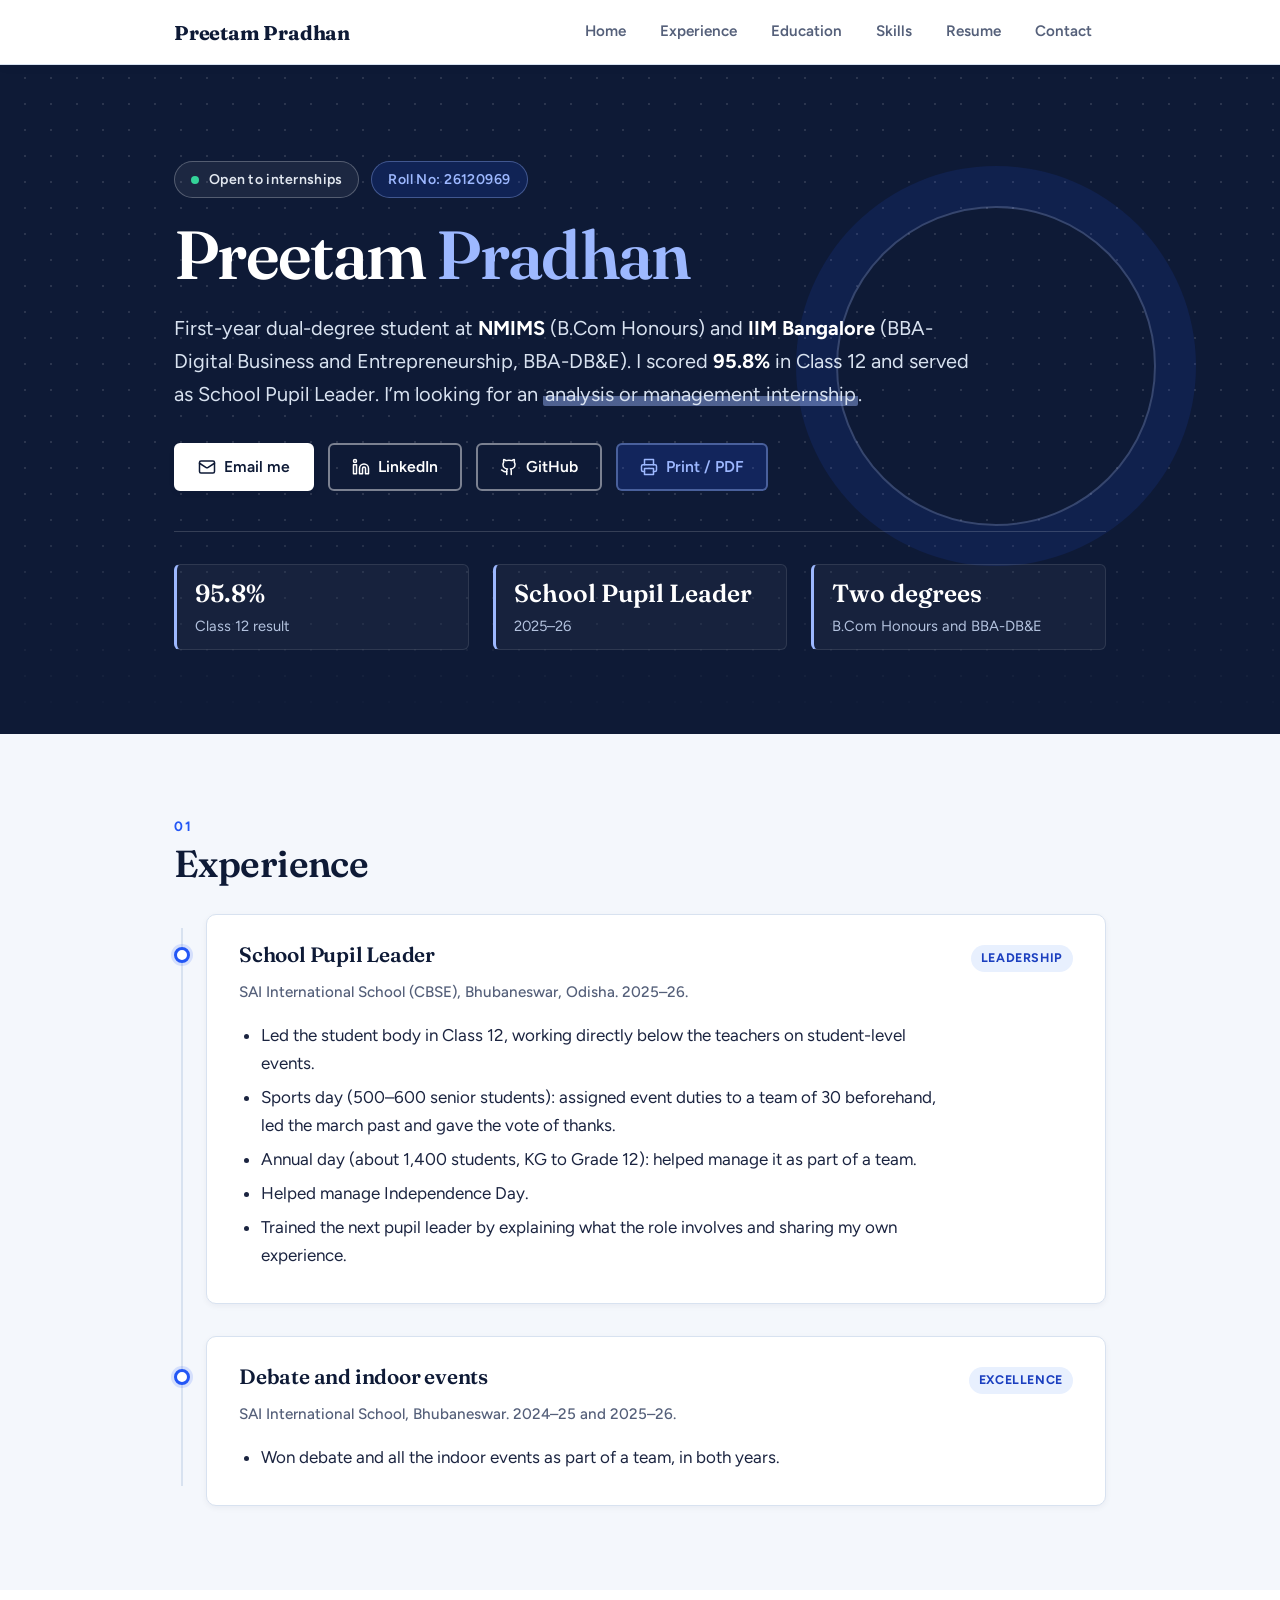
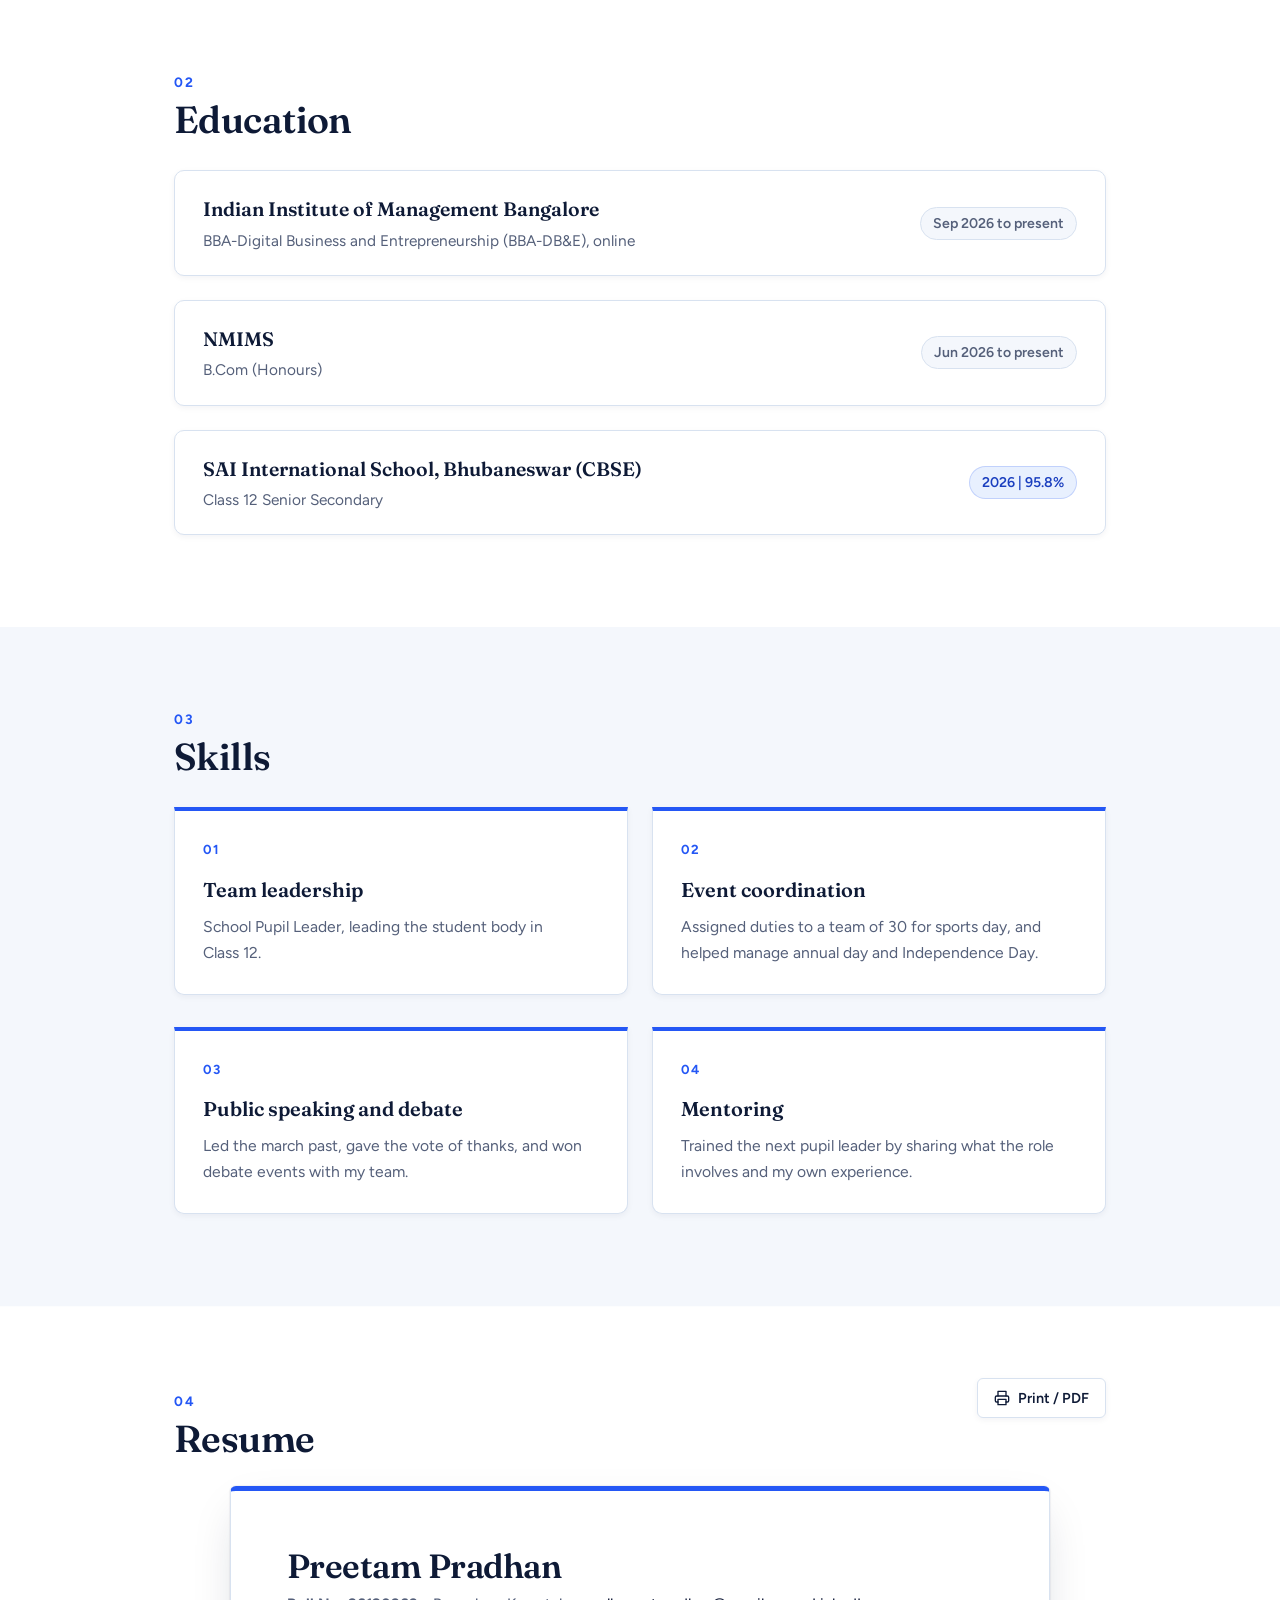
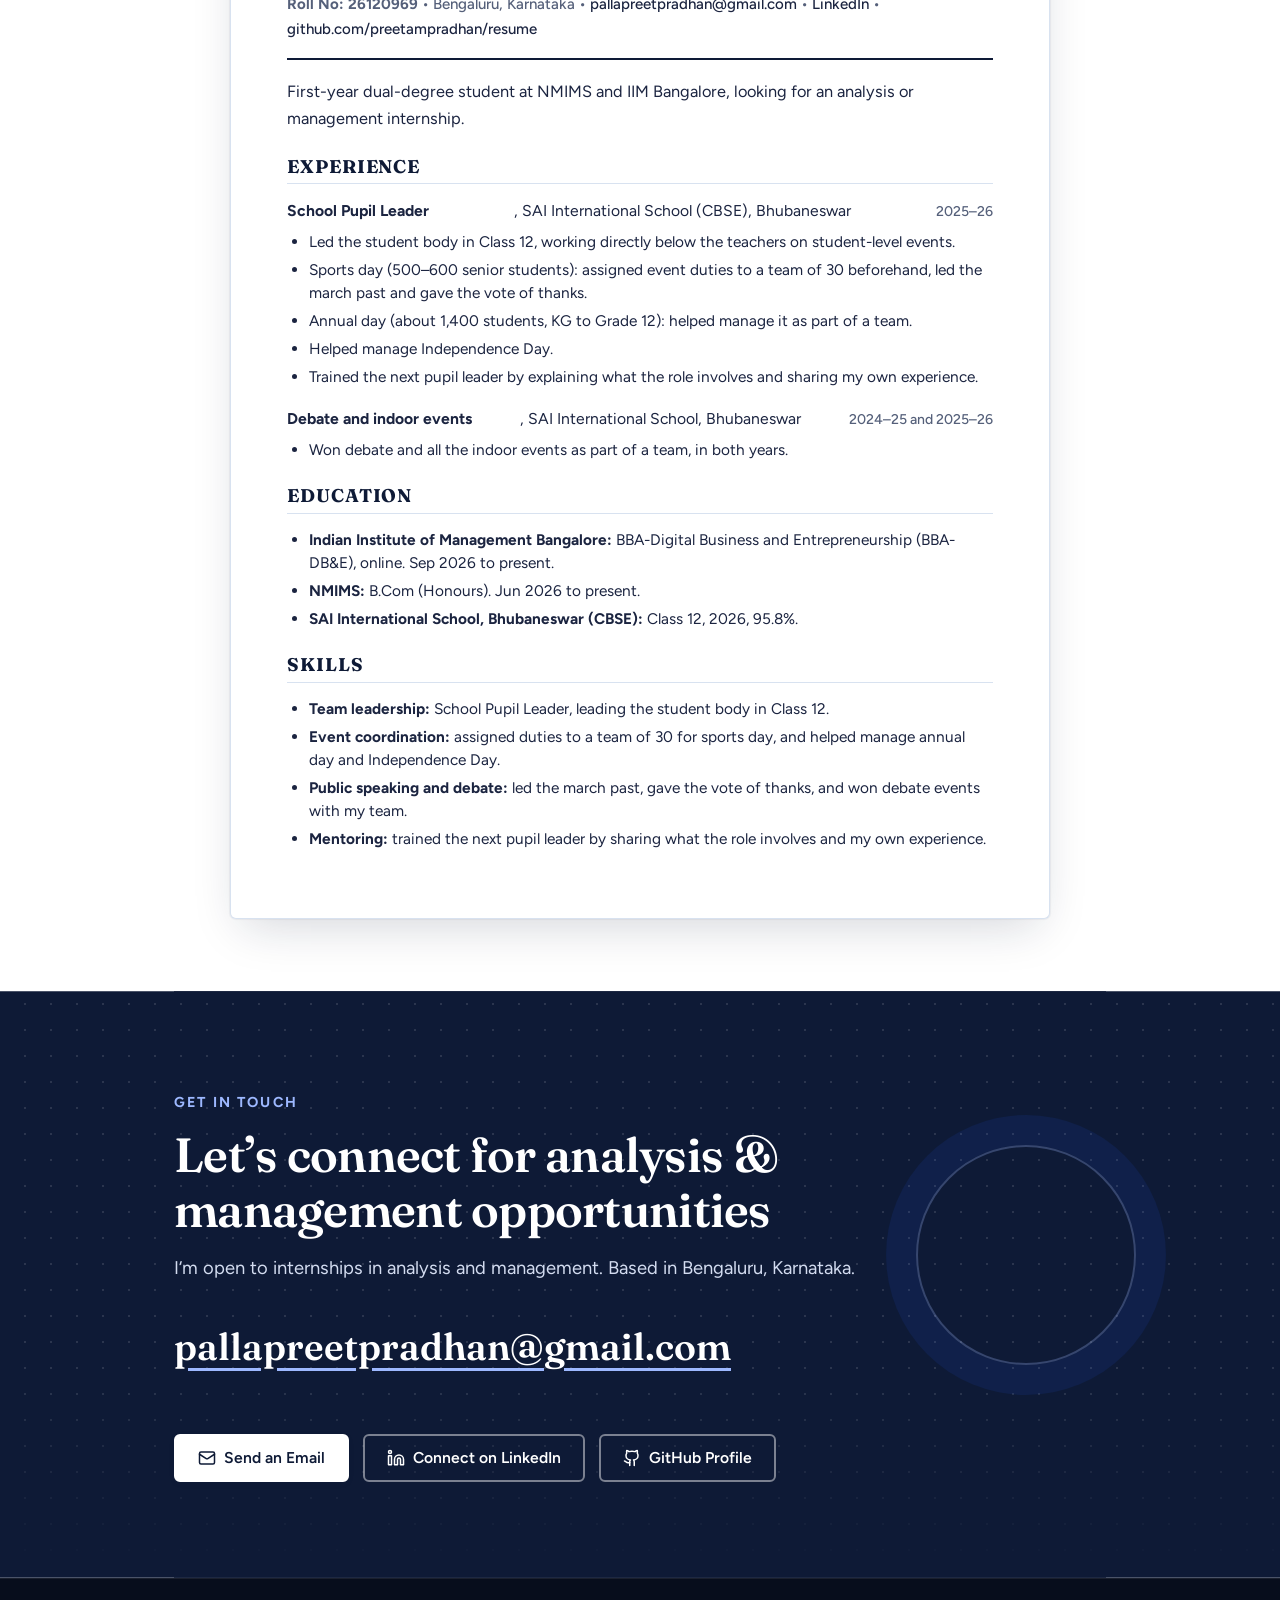
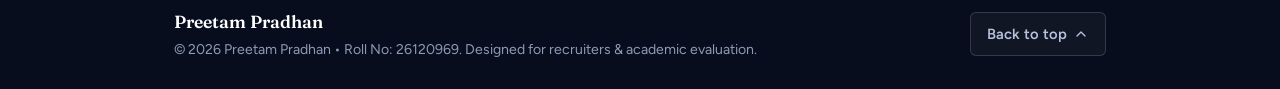
<file: index.html>
<!DOCTYPE html>
<html lang="en">
<head>
  <meta charset="utf-8">
  <meta name="viewport" content="width=device-width, initial-scale=1">
  <meta name="theme-color" content="#0e1a36">
  <meta name="color-scheme" content="light">
  <meta name="author" content="Preetam Pradhan (Roll No: 26120969)">
  <meta name="description" content="Preetam Pradhan (Roll No: 26120969), first-year dual-degree student at NMIMS and IIM Bangalore, looking for an analysis or management internship.">
  <title>Preetam Pradhan | Internship in analysis and management</title>
  <link rel="preconnect" href="https://fonts.googleapis.com">
  <link rel="preconnect" href="https://fonts.gstatic.com" crossorigin>
  <link href="https://fonts.googleapis.com/css2?family=Figtree:wght@400;500;600;700&family=Fraunces:opsz,wght@9..144,500;9..144,600;9..144,700&display=swap" rel="stylesheet">
  <link rel="stylesheet" href="style.css">
</head>
<body>

<header>
  <nav class="wrap nav" aria-label="Main Navigation">
    <a class="nav-brand" href="#hero">Preetam Pradhan</a>
    <div class="nav-links">
      <a class="nav-link" href="#hero">Home</a>
      <a class="nav-link" href="#experience">Experience</a>
      <a class="nav-link" href="#education">Education</a>
      <a class="nav-link" href="#skills">Skills</a>
      <a class="nav-link" href="#resume-top">Resume</a>
      <a class="nav-link" href="#contact">Contact</a>
    </div>
  </nav>
</header>

<main class="wrap">

  <section id="hero">
    <div class="hero-text">
      <div class="status-wrapper">
        <p class="status">Open to internships</p>
        <span class="roll-tag">Roll No: 26120969</span>
      </div>
      <h1>Preetam <span>Pradhan</span></h1>
      <p class="hero-desc">First-year dual-degree student at <strong>NMIMS</strong> (B.Com Honours) and <strong>IIM Bangalore</strong> (BBA-Digital Business and Entrepreneurship, BBA-DB&amp;E). I scored <strong>95.8%</strong> in Class 12 and served as School Pupil Leader. I’m looking for an <mark>analysis or management internship</mark>.</p>
      <div class="actions">
        <a class="text-link primary-action" href="mailto:pallapreetpradhan@gmail.com">
          <svg class="btn-icon" width="18" height="18" viewBox="0 0 24 24" fill="none" stroke="currentColor" stroke-width="2" stroke-linecap="round" stroke-linejoin="round" aria-hidden="true"><rect width="20" height="16" x="2" y="4" rx="2"/><path d="m22 7-8.97 5.7a1.94 1.94 0 0 1-2.06 0L2 7"/></svg>
          <span>Email me</span>
        </a>
        <a class="text-link secondary-action" href="https://www.linkedin.com/in/pranavpscgm" target="_blank" rel="noopener noreferrer">
          <svg class="btn-icon" width="18" height="18" viewBox="0 0 24 24" fill="none" stroke="currentColor" stroke-width="2" stroke-linecap="round" stroke-linejoin="round" aria-hidden="true"><path d="M16 8a6 6 0 0 1 6 6v7h-4v-7a2 2 0 0 0-2-2 2 2 0 0 0-2 2v7h-4v-7a6 6 0 0 1 6-6z"/><rect width="4" height="12" x="2" y="9"/><circle cx="4" cy="4" r="2"/></svg>
          <span>LinkedIn</span>
        </a>
        <a class="text-link secondary-action" href="https://github.com/preetampradhan/resume" target="_blank" rel="noopener noreferrer">
          <svg class="btn-icon" width="18" height="18" viewBox="0 0 24 24" fill="none" stroke="currentColor" stroke-width="2" stroke-linecap="round" stroke-linejoin="round" aria-hidden="true"><path d="M15 22v-4a4.8 4.8 0 0 0-1-3.5c3 0 6-2 6-5.5.08-1.25-.27-2.48-1-3.5.28-1.15.28-2.35 0-3.5 0 0-1 0-3 1.5-2.64-.5-5.36-.5-8 0C6 2 5 2 5 2c-.3 1.15-.3 2.35 0 3.5A5.403 5.403 0 0 0 4 9c0 3.5 3 5.5 6 5.5-.39.49-.68 1.05-.85 1.65-.17.6-.22 1.23-.15 1.85v4"/><path d="M9 18c-4.51 2-5-2-7-2"/></svg>
          <span>GitHub</span>
        </a>
        <a class="text-link print-action" href="#resume" onclick="window.print(); return false;">
          <svg class="btn-icon" width="18" height="18" viewBox="0 0 24 24" fill="none" stroke="currentColor" stroke-width="2" stroke-linecap="round" stroke-linejoin="round" aria-hidden="true"><polyline points="6 9 6 2 18 2 18 9"/><path d="M6 18H4a2 2 0 0 1-2-2v-5a2 2 0 0 1 2-2h16a2 2 0 0 1 2 2v5a2 2 0 0 1-2 2h-2"/><rect width="12" height="8" x="6" y="14"/></svg>
          <span>Print / PDF</span>
        </a>
      </div>
    </div>
    <ul class="facts">
      <li>
        <strong>95.8%</strong>
        <span>Class 12 result</span>
      </li>
      <li>
        <strong>School Pupil Leader</strong>
        <span>2025–26</span>
      </li>
      <li>
        <strong>Two degrees</strong>
        <span>B.Com Honours and BBA-DB&amp;E</span>
      </li>
    </ul>
  </section>

  <section id="experience">
    <h2>Experience</h2>
    <div class="cards">
      <article class="card">
        <div class="card-header">
          <h3>School Pupil Leader</h3>
          <span class="badge">Leadership</span>
        </div>
        <p class="meta">SAI International School (CBSE), Bhubaneswar, Odisha. 2025–26.</p>
        <ul>
          <li>Led the student body in Class 12, working directly below the teachers on student-level events.</li>
          <li>Sports day (500–600 senior students): assigned event duties to a team of 30 beforehand, led the march past and gave the vote of thanks.</li>
          <li>Annual day (about 1,400 students, KG to Grade 12): helped manage it as part of a team.</li>
          <li>Helped manage Independence Day.</li>
          <li>Trained the next pupil leader by explaining what the role involves and sharing my own experience.</li>
        </ul>
      </article>
      <article class="card">
        <div class="card-header">
          <h3>Debate and indoor events</h3>
          <span class="badge">Excellence</span>
        </div>
        <p class="meta">SAI International School, Bhubaneswar. 2024–25 and 2025–26.</p>
        <ul>
          <li>Won debate and all the indoor events as part of a team, in both years.</li>
        </ul>
      </article>
    </div>
  </section>

  <section id="education">
    <h2>Education</h2>
    <ul class="plain-list education-list">
      <li class="edu-card">
        <div class="edu-details">
          <strong>Indian Institute of Management Bangalore</strong>
          <span class="degree">BBA-Digital Business and Entrepreneurship (BBA-DB&amp;E), online</span>
        </div>
        <span class="edu-date">Sep 2026 to present</span>
      </li>
      <li class="edu-card">
        <div class="edu-details">
          <strong>NMIMS</strong>
          <span class="degree">B.Com (Honours)</span>
        </div>
        <span class="edu-date">Jun 2026 to present</span>
      </li>
      <li class="edu-card">
        <div class="edu-details">
          <strong>SAI International School, Bhubaneswar (CBSE)</strong>
          <span class="degree">Class 12 Senior Secondary</span>
        </div>
        <span class="edu-date highlight-badge">2026 | 95.8%</span>
      </li>
    </ul>
  </section>

  <section id="skills">
    <h2>Skills</h2>
    <ul class="plain-list skills-grid">
      <li class="skill-tile">
        <div class="skill-icon-bar" aria-hidden="true">01</div>
        <strong>Team leadership</strong>
        <p>School Pupil Leader, leading the student body in Class 12.</p>
      </li>
      <li class="skill-tile">
        <div class="skill-icon-bar" aria-hidden="true">02</div>
        <strong>Event coordination</strong>
        <p>Assigned duties to a team of 30 for sports day, and helped manage annual day and Independence Day.</p>
      </li>
      <li class="skill-tile">
        <div class="skill-icon-bar" aria-hidden="true">03</div>
        <strong>Public speaking and debate</strong>
        <p>Led the march past, gave the vote of thanks, and won debate events with my team.</p>
      </li>
      <li class="skill-tile">
        <div class="skill-icon-bar" aria-hidden="true">04</div>
        <strong>Mentoring</strong>
        <p>Trained the next pupil leader by sharing what the role involves and my own experience.</p>
      </li>
    </ul>
  </section>

  <div id="resume-top">
    <div class="resume-header-row">
      <h2>Resume</h2>
      <button type="button" class="btn-print" onclick="window.print()" title="Print A4 Resume">
        <svg width="16" height="16" viewBox="0 0 24 24" fill="none" stroke="currentColor" stroke-width="2" stroke-linecap="round" stroke-linejoin="round" aria-hidden="true"><polyline points="6 9 6 2 18 2 18 9"/><path d="M6 18H4a2 2 0 0 1-2-2v-5a2 2 0 0 1 2-2h16a2 2 0 0 1 2 2v5a2 2 0 0 1-2 2h-2"/><rect width="12" height="8" x="6" y="14"/></svg>
        Print / PDF
      </button>
    </div>
  </div>

  <section id="resume">
    <div class="resume-sheet">
      <div class="resume-title-block">
        <h2>Preetam Pradhan</h2>
        <p class="contact-line"><strong>Roll No: 26120969</strong> &bull; Bengaluru, Karnataka &bull; <a href="mailto:pallapreetpradhan@gmail.com">pallapreetpradhan@gmail.com</a> &bull; <a href="https://www.linkedin.com/in/pranavpscgm" target="_blank" rel="noopener noreferrer">LinkedIn</a> &bull; <a href="https://github.com/preetampradhan/resume" target="_blank" rel="noopener noreferrer">github.com/preetampradhan/resume</a></p>
      </div>
      <p class="resume-summary">First-year dual-degree student at NMIMS and IIM Bangalore, looking for an analysis or management internship.</p>

      <h3>Experience</h3>
      <div class="resume-item">
        <div class="resume-item-header">
          <strong>School Pupil Leader</strong>, SAI International School (CBSE), Bhubaneswar
          <span class="resume-date">2025–26</span>
        </div>
        <ul>
          <li>Led the student body in Class 12, working directly below the teachers on student-level events.</li>
          <li>Sports day (500–600 senior students): assigned event duties to a team of 30 beforehand, led the march past and gave the vote of thanks.</li>
          <li>Annual day (about 1,400 students, KG to Grade 12): helped manage it as part of a team.</li>
          <li>Helped manage Independence Day.</li>
          <li>Trained the next pupil leader by explaining what the role involves and sharing my own experience.</li>
        </ul>
      </div>

      <div class="resume-item">
        <div class="resume-item-header">
          <strong>Debate and indoor events</strong>, SAI International School, Bhubaneswar
          <span class="resume-date">2024–25 and 2025–26</span>
        </div>
        <ul>
          <li>Won debate and all the indoor events as part of a team, in both years.</li>
        </ul>
      </div>

      <h3>Education</h3>
      <ul class="resume-bullets">
        <li><strong>Indian Institute of Management Bangalore:</strong> BBA-Digital Business and Entrepreneurship (BBA-DB&amp;E), online. Sep 2026 to present.</li>
        <li><strong>NMIMS:</strong> B.Com (Honours). Jun 2026 to present.</li>
        <li><strong>SAI International School, Bhubaneswar (CBSE):</strong> Class 12, 2026, 95.8%.</li>
      </ul>

      <h3>Skills</h3>
      <ul class="resume-bullets">
        <li><strong>Team leadership:</strong> School Pupil Leader, leading the student body in Class 12.</li>
        <li><strong>Event coordination:</strong> assigned duties to a team of 30 for sports day, and helped manage annual day and Independence Day.</li>
        <li><strong>Public speaking and debate:</strong> led the march past, gave the vote of thanks, and won debate events with my team.</li>
        <li><strong>Mentoring:</strong> trained the next pupil leader by sharing what the role involves and my own experience.</li>
      </ul>
    </div>
  </section>

  <section id="contact">
    <div class="contact-content">
      <span class="contact-eyebrow">Get in touch</span>
      <h2>Let’s connect for analysis &amp; management opportunities</h2>
      <p>I’m open to internships in analysis and management. Based in Bengaluru, Karnataka.</p>
      <a class="big-mail" href="mailto:pallapreetpradhan@gmail.com">pallapreetpradhan@gmail.com</a>
      <div class="actions">
        <a class="text-link primary-action" href="mailto:pallapreetpradhan@gmail.com">
          <svg class="btn-icon" width="18" height="18" viewBox="0 0 24 24" fill="none" stroke="currentColor" stroke-width="2" stroke-linecap="round" stroke-linejoin="round" aria-hidden="true"><rect width="20" height="16" x="2" y="4" rx="2"/><path d="m22 7-8.97 5.7a1.94 1.94 0 0 1-2.06 0L2 7"/></svg>
          <span>Send an Email</span>
        </a>
        <a class="text-link secondary-action" href="https://www.linkedin.com/in/pranavpscgm" target="_blank" rel="noopener noreferrer">
          <svg class="btn-icon" width="18" height="18" viewBox="0 0 24 24" fill="none" stroke="currentColor" stroke-width="2" stroke-linecap="round" stroke-linejoin="round" aria-hidden="true"><path d="M16 8a6 6 0 0 1 6 6v7h-4v-7a2 2 0 0 0-2-2 2 2 0 0 0-2 2v7h-4v-7a6 6 0 0 1 6-6z"/><rect width="4" height="12" x="2" y="9"/><circle cx="4" cy="4" r="2"/></svg>
          <span>Connect on LinkedIn</span>
        </a>
        <a class="text-link secondary-action" href="https://github.com/preetampradhan/resume" target="_blank" rel="noopener noreferrer">
          <svg class="btn-icon" width="18" height="18" viewBox="0 0 24 24" fill="none" stroke="currentColor" stroke-width="2" stroke-linecap="round" stroke-linejoin="round" aria-hidden="true"><path d="M15 22v-4a4.8 4.8 0 0 0-1-3.5c3 0 6-2 6-5.5.08-1.25-.27-2.48-1-3.5.28-1.15.28-2.35 0-3.5 0 0-1 0-3 1.5-2.64-.5-5.36-.5-8 0C6 2 5 2 5 2c-.3 1.15-.3 2.35 0 3.5A5.403 5.403 0 0 0 4 9c0 3.5 3 5.5 6 5.5-.39.49-.68 1.05-.85 1.65-.17.6-.22 1.23-.15 1.85v4"/><path d="M9 18c-4.51 2-5-2-7-2"/></svg>
          <span>GitHub Profile</span>
        </a>
      </div>
    </div>
  </section>

</main>

<footer>
  <div class="wrap footer-wrap">
    <div class="footer-left">
      <p class="footer-title">Preetam Pradhan</p>
      <p class="footer-copy">&copy; 2026 Preetam Pradhan &bull; Roll No: 26120969. Designed for recruiters &amp; academic evaluation.</p>
    </div>
    <div class="footer-right">
      <a class="back-to-top" href="#hero">
        <span>Back to top</span>
        <svg width="16" height="16" viewBox="0 0 24 24" fill="none" stroke="currentColor" stroke-width="2" stroke-linecap="round" stroke-linejoin="round" aria-hidden="true"><path d="m18 15-6-6-6 6"/></svg>
      </a>
    </div>
  </div>
</footer>

</body>
</html>
</file>
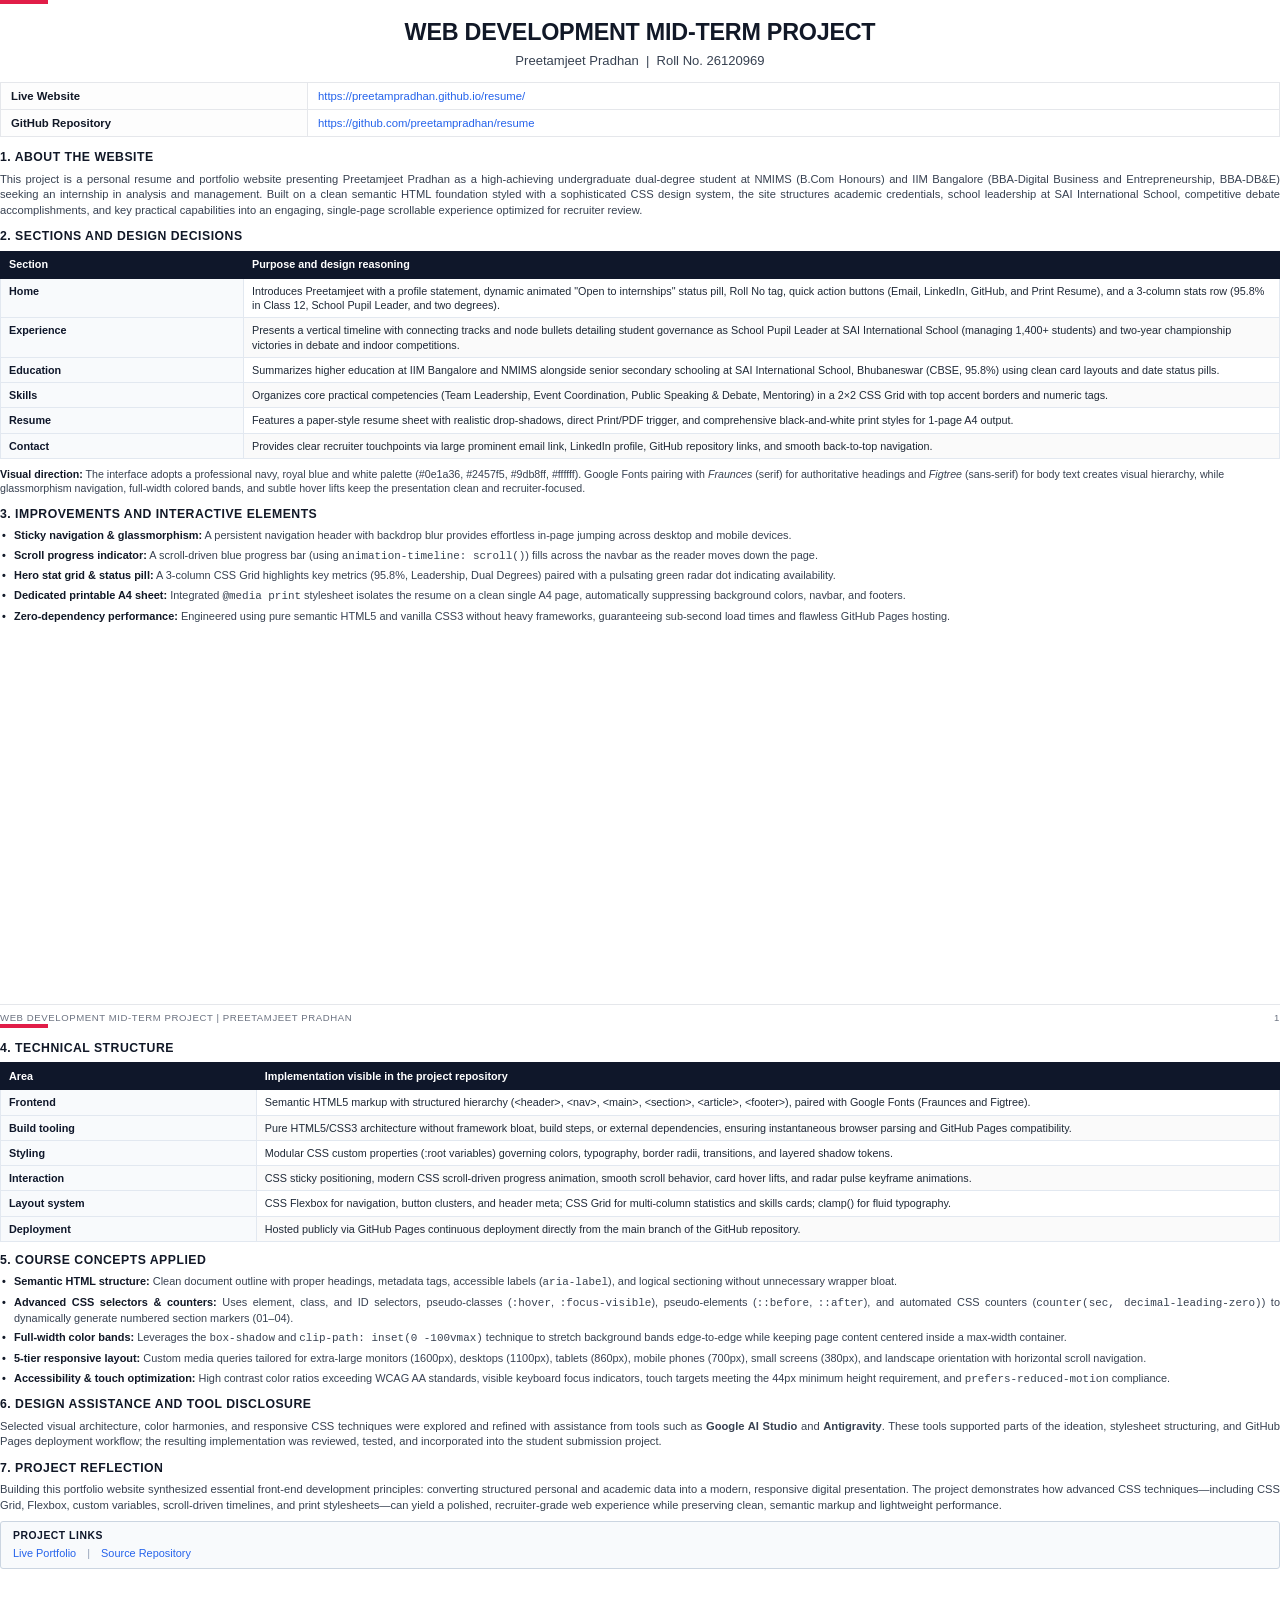
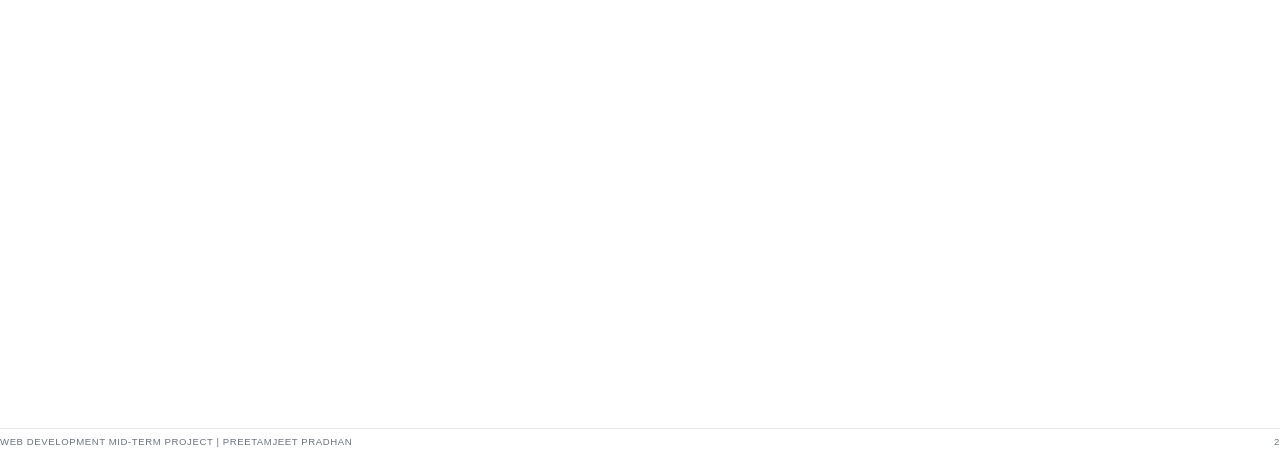
<file: report.html>
<!DOCTYPE html>
<html lang="en">
<head>
  <meta charset="utf-8">
  <title>Web Development Mid-Term Project - Preetamjeet Pradhan</title>
  <style>
    @page {
      size: A4 portrait;
      margin: 12mm 16mm 12mm 16mm;
    }

    *, *::before, *::after {
      box-sizing: border-box;
      margin: 0;
      padding: 0;
    }

    body {
      font-family: -apple-system, BlinkMacSystemFont, "Segoe UI", Roboto, "Helvetica Neue", Arial, sans-serif;
      color: #1f2937;
      background: #ffffff;
      font-size: 8.8pt;
      line-height: 1.42;
      -webkit-font-smoothing: antialiased;
    }

    .page {
      position: relative;
      height: 271mm;
      max-height: 271mm;
      display: flex;
      flex-direction: column;
      justify-content: space-between;
      page-break-after: always;
      overflow: hidden;
    }

    .page:last-child {
      page-break-after: avoid;
    }

    .content {
      flex: 1;
    }

    /* Top Accent Line */
    .top-accent {
      width: 48px;
      height: 3.5px;
      background: #e11d48;
      margin-bottom: 12px;
    }

    /* Header */
    .project-header {
      text-align: center;
      margin-bottom: 12px;
    }

    .project-title {
      font-size: 17.5pt;
      font-weight: 800;
      letter-spacing: -0.01em;
      color: #111827;
      margin-bottom: 3px;
    }

    .project-student {
      font-size: 9.8pt;
      font-weight: 500;
      color: #374151;
    }

    /* Meta Table */
    .meta-table {
      width: 100%;
      border-collapse: collapse;
      margin-bottom: 12px;
      border: 1px solid #d1d5db;
      font-size: 8.5pt;
    }

    .meta-table td {
      padding: 5px 10px;
      border: 1px solid #e5e7eb;
    }

    .meta-table td.label {
      width: 24%;
      font-weight: 700;
      color: #111827;
      background: #fdfdfd;
    }

    .meta-table td.link a {
      color: #2563eb;
      text-decoration: none;
    }

    /* Section Headings */
    h2.section-heading {
      font-size: 9.2pt;
      font-weight: 800;
      color: #111827;
      text-transform: uppercase;
      letter-spacing: 0.04em;
      margin-top: 10px;
      margin-bottom: 5px;
    }

    p.body-text {
      font-size: 8.4pt;
      color: #374151;
      line-height: 1.38;
      margin-bottom: 8px;
      text-align: justify;
    }

    /* Data Tables */
    .data-table {
      width: 100%;
      border-collapse: collapse;
      margin-top: 4px;
      margin-bottom: 8px;
      font-size: 8.1pt;
    }

    .data-table th {
      background: #0f172a;
      color: #ffffff;
      font-weight: 700;
      text-align: left;
      padding: 5.5px 8px;
      font-size: 8.1pt;
      border: 1px solid #0f172a;
    }

    .data-table td {
      padding: 5px 8px;
      border: 1px solid #e2e8f0;
      vertical-align: top;
      line-height: 1.32;
    }

    .data-table td.col-key {
      font-weight: 700;
      color: #0f172a;
      width: 18%;
      white-space: nowrap;
      background: #f8fafc;
    }

    .data-table tr:nth-child(even) td:not(.col-key) {
      background: #fafafa;
    }

    .visual-direction {
      font-size: 8pt;
      line-height: 1.35;
      color: #374151;
      margin-top: 5px;
      margin-bottom: 9px;
    }

    .visual-direction strong {
      color: #111827;
    }

    /* Bullet Lists */
    .bullet-list {
      list-style: none;
      padding: 0;
      margin: 0 0 4px 0;
    }

    .bullet-list li {
      position: relative;
      padding-left: 14px;
      font-size: 8.2pt;
      line-height: 1.34;
      color: #374151;
      margin-bottom: 5px;
      text-align: justify;
    }

    .bullet-list li::before {
      content: "•";
      position: absolute;
      left: 2px;
      top: 0;
      color: #111827;
      font-weight: bold;
    }

    .bullet-list li strong {
      color: #111827;
    }

    /* Project Links Box */
    .links-box {
      border: 1px solid #cbd5e1;
      background: #f8fafc;
      padding: 7px 12px;
      margin-top: 8px;
      border-radius: 3px;
    }

    .links-box-title {
      font-size: 7.8pt;
      font-weight: 800;
      text-transform: uppercase;
      letter-spacing: 0.05em;
      color: #0f172a;
      margin-bottom: 2px;
    }

    .links-box-content {
      font-size: 8.2pt;
      color: #2563eb;
    }

    .links-box-content a {
      color: #2563eb;
      text-decoration: none;
    }

    .links-box-content span {
      color: #94a3b8;
      margin: 0 8px;
    }

    /* Running Footer */
    .page-footer {
      display: flex;
      justify-content: space-between;
      align-items: center;
      border-top: 1px solid #e5e7eb;
      padding-top: 6px;
      font-size: 7.2pt;
      color: #6b7280;
      text-transform: uppercase;
      letter-spacing: 0.06em;
      margin-top: 6px;
    }
  </style>
</head>
<body>

  <!-- PAGE 1 -->
  <div class="page">
    <div class="content">
      <div class="top-accent"></div>

      <header class="project-header">
        <h1 class="project-title">WEB DEVELOPMENT MID-TERM PROJECT</h1>
        <p class="project-student">Preetamjeet Pradhan &nbsp;|&nbsp; Roll No. 26120969</p>
      </header>

      <table class="meta-table">
        <tr>
          <td class="label">Live Website</td>
          <td class="link"><a href="https://preetampradhan.github.io/resume/">https://preetampradhan.github.io/resume/</a></td>
        </tr>
        <tr>
          <td class="label">GitHub Repository</td>
          <td class="link"><a href="https://github.com/preetampradhan/resume">https://github.com/preetampradhan/resume</a></td>
        </tr>
      </table>

      <h2 class="section-heading">1. ABOUT THE WEBSITE</h2>
      <p class="body-text">
        This project is a personal resume and portfolio website presenting Preetamjeet Pradhan as a high-achieving undergraduate dual-degree student at NMIMS (B.Com Honours) and IIM Bangalore (BBA-Digital Business and Entrepreneurship, BBA-DB&amp;E) seeking an internship in analysis and management. Built on a clean semantic HTML foundation styled with a sophisticated CSS design system, the site structures academic credentials, school leadership at SAI International School, competitive debate accomplishments, and key practical capabilities into an engaging, single-page scrollable experience optimized for recruiter review.
      </p>

      <h2 class="section-heading">2. SECTIONS AND DESIGN DECISIONS</h2>
      <table class="data-table">
        <thead>
          <tr>
            <th style="width: 19%;">Section</th>
            <th>Purpose and design reasoning</th>
          </tr>
        </thead>
        <tbody>
          <tr>
            <td class="col-key">Home</td>
            <td>Introduces Preetamjeet with a profile statement, dynamic animated "Open to internships" status pill, Roll No tag, quick action buttons (Email, LinkedIn, GitHub, and Print Resume), and a 3-column stats row (95.8% in Class 12, School Pupil Leader, and two degrees).</td>
          </tr>
          <tr>
            <td class="col-key">Experience</td>
            <td>Presents a vertical timeline with connecting tracks and node bullets detailing student governance as School Pupil Leader at SAI International School (managing 1,400+ students) and two-year championship victories in debate and indoor competitions.</td>
          </tr>
          <tr>
            <td class="col-key">Education</td>
            <td>Summarizes higher education at IIM Bangalore and NMIMS alongside senior secondary schooling at SAI International School, Bhubaneswar (CBSE, 95.8%) using clean card layouts and date status pills.</td>
          </tr>
          <tr>
            <td class="col-key">Skills</td>
            <td>Organizes core practical competencies (Team Leadership, Event Coordination, Public Speaking &amp; Debate, Mentoring) in a 2&times;2 CSS Grid with top accent borders and numeric tags.</td>
          </tr>
          <tr>
            <td class="col-key">Resume</td>
            <td>Features a paper-style resume sheet with realistic drop-shadows, direct Print/PDF trigger, and comprehensive black-and-white print styles for 1-page A4 output.</td>
          </tr>
          <tr>
            <td class="col-key">Contact</td>
            <td>Provides clear recruiter touchpoints via large prominent email link, LinkedIn profile, GitHub repository links, and smooth back-to-top navigation.</td>
          </tr>
        </tbody>
      </table>

      <p class="visual-direction">
        <strong>Visual direction:</strong> The interface adopts a professional navy, royal blue and white palette (#0e1a36, #2457f5, #9db8ff, #ffffff). Google Fonts pairing with <em>Fraunces</em> (serif) for authoritative headings and <em>Figtree</em> (sans-serif) for body text creates visual hierarchy, while glassmorphism navigation, full-width colored bands, and subtle hover lifts keep the presentation clean and recruiter-focused.
      </p>

      <h2 class="section-heading">3. IMPROVEMENTS AND INTERACTIVE ELEMENTS</h2>
      <ul class="bullet-list">
        <li><strong>Sticky navigation &amp; glassmorphism:</strong> A persistent navigation header with backdrop blur provides effortless in-page jumping across desktop and mobile devices.</li>
        <li><strong>Scroll progress indicator:</strong> A scroll-driven blue progress bar (using <code>animation-timeline: scroll()</code>) fills across the navbar as the reader moves down the page.</li>
        <li><strong>Hero stat grid &amp; status pill:</strong> A 3-column CSS Grid highlights key metrics (95.8%, Leadership, Dual Degrees) paired with a pulsating green radar dot indicating availability.</li>
        <li><strong>Dedicated printable A4 sheet:</strong> Integrated <code>@media print</code> stylesheet isolates the resume on a clean single A4 page, automatically suppressing background colors, navbar, and footers.</li>
        <li><strong>Zero-dependency performance:</strong> Engineered using pure semantic HTML5 and vanilla CSS3 without heavy frameworks, guaranteeing sub-second load times and flawless GitHub Pages hosting.</li>
      </ul>
    </div>

    <footer class="page-footer">
      <span>WEB DEVELOPMENT MID-TERM PROJECT | PREETAMJEET PRADHAN</span>
      <span>1</span>
    </footer>
  </div>

  <!-- PAGE 2 -->
  <div class="page">
    <div class="content">
      <div class="top-accent"></div>

      <h2 class="section-heading" style="margin-top: 0;">4. TECHNICAL STRUCTURE</h2>
      <table class="data-table">
        <thead>
          <tr>
            <th style="width: 20%;">Area</th>
            <th>Implementation visible in the project repository</th>
          </tr>
        </thead>
        <tbody>
          <tr>
            <td class="col-key">Frontend</td>
            <td>Semantic HTML5 markup with structured hierarchy (&lt;header&gt;, &lt;nav&gt;, &lt;main&gt;, &lt;section&gt;, &lt;article&gt;, &lt;footer&gt;), paired with Google Fonts (Fraunces and Figtree).</td>
          </tr>
          <tr>
            <td class="col-key">Build tooling</td>
            <td>Pure HTML5/CSS3 architecture without framework bloat, build steps, or external dependencies, ensuring instantaneous browser parsing and GitHub Pages compatibility.</td>
          </tr>
          <tr>
            <td class="col-key">Styling</td>
            <td>Modular CSS custom properties (:root variables) governing colors, typography, border radii, transitions, and layered shadow tokens.</td>
          </tr>
          <tr>
            <td class="col-key">Interaction</td>
            <td>CSS sticky positioning, modern CSS scroll-driven progress animation, smooth scroll behavior, card hover lifts, and radar pulse keyframe animations.</td>
          </tr>
          <tr>
            <td class="col-key">Layout system</td>
            <td>CSS Flexbox for navigation, button clusters, and header meta; CSS Grid for multi-column statistics and skills cards; clamp() for fluid typography.</td>
          </tr>
          <tr>
            <td class="col-key">Deployment</td>
            <td>Hosted publicly via GitHub Pages continuous deployment directly from the main branch of the GitHub repository.</td>
          </tr>
        </tbody>
      </table>

      <h2 class="section-heading">5. COURSE CONCEPTS APPLIED</h2>
      <ul class="bullet-list">
        <li><strong>Semantic HTML structure:</strong> Clean document outline with proper headings, metadata tags, accessible labels (<code>aria-label</code>), and logical sectioning without unnecessary wrapper bloat.</li>
        <li><strong>Advanced CSS selectors &amp; counters:</strong> Uses element, class, and ID selectors, pseudo-classes (<code>:hover</code>, <code>:focus-visible</code>), pseudo-elements (<code>::before</code>, <code>::after</code>), and automated CSS counters (<code>counter(sec, decimal-leading-zero)</code>) to dynamically generate numbered section markers (01–04).</li>
        <li><strong>Full-width color bands:</strong> Leverages the <code>box-shadow</code> and <code>clip-path: inset(0 -100vmax)</code> technique to stretch background bands edge-to-edge while keeping page content centered inside a max-width container.</li>
        <li><strong>5-tier responsive layout:</strong> Custom media queries tailored for extra-large monitors (1600px), desktops (1100px), tablets (860px), mobile phones (700px), small screens (380px), and landscape orientation with horizontal scroll navigation.</li>
        <li><strong>Accessibility &amp; touch optimization:</strong> High contrast color ratios exceeding WCAG AA standards, visible keyboard focus indicators, touch targets meeting the 44px minimum height requirement, and <code>prefers-reduced-motion</code> compliance.</li>
      </ul>

      <h2 class="section-heading">6. DESIGN ASSISTANCE AND TOOL DISCLOSURE</h2>
      <p class="body-text">
        Selected visual architecture, color harmonies, and responsive CSS techniques were explored and refined with assistance from tools such as <strong>Google AI Studio</strong> and <strong>Antigravity</strong>. These tools supported parts of the ideation, stylesheet structuring, and GitHub Pages deployment workflow; the resulting implementation was reviewed, tested, and incorporated into the student submission project.
      </p>

      <h2 class="section-heading">7. PROJECT REFLECTION</h2>
      <p class="body-text">
        Building this portfolio website synthesized essential front-end development principles: converting structured personal and academic data into a modern, responsive digital presentation. The project demonstrates how advanced CSS techniques—including CSS Grid, Flexbox, custom variables, scroll-driven timelines, and print stylesheets—can yield a polished, recruiter-grade web experience while preserving clean, semantic markup and lightweight performance.
      </p>

      <div class="links-box">
        <div class="links-box-title">Project Links</div>
        <div class="links-box-content">
          <a href="https://preetampradhan.github.io/resume/">Live Portfolio</a>
          <span>|</span>
          <a href="https://github.com/preetampradhan/resume">Source Repository</a>
        </div>
      </div>
    </div>

    <footer class="page-footer">
      <span>WEB DEVELOPMENT MID-TERM PROJECT | PREETAMJEET PRADHAN</span>
      <span>2</span>
    </footer>
  </div>

</body>
</html>
</file>
<file: style.css>
/* ==========================================================================
   PREETAM PRADHAN - RESUME & PORTFOLIO STYLESHEET
   Navy, White & Blue Modern Recruiter-Friendly Theme
   ========================================================================== */

/* --------------------------------------------------------------------------
   1. CSS VARIABLES (DESIGN TOKENS)
   -------------------------------------------------------------------------- */
:root {
  /* Brand Colour Palette */
  --ink: #0e1a36;             /* Deep recruiter navy */
  --ink-surface: #142247;     /* Lighter navy for cards on dark */
  --text: #1b2440;            /* Primary dark text */
  --text-muted: #55607a;      /* Secondary grey text */
  --blue: #2457f5;            /* Core vibrant royal blue */
  --blue-hover: #1b3fbf;      /* Darker blue hover */
  --sky: #9db8ff;             /* Soft sky blue accent */
  --sky-light: #e8f0fe;       /* Very light sky tint */
  --mist: #f4f7fc;            /* Soft cool grey section background */
  --surface: #ffffff;         /* Pure white card surface */
  --line: #d8e2f0;            /* Subtle border grey */
  --line-dark: rgba(255, 255, 255, 0.16);

  /* Shadows */
  --shadow-sm: 0 2px 6px rgba(14, 26, 54, 0.05);
  --shadow-md: 0 8px 24px -4px rgba(14, 26, 54, 0.08);
  --shadow-lg: 0 16px 36px -8px rgba(14, 26, 54, 0.12);
  --shadow-paper: 0 18px 45px -12px rgba(14, 26, 54, 0.18), 0 0 1px 1px rgba(14, 26, 54, 0.05);

  /* Typography */
  --serif: "Fraunces", Georgia, "Times New Roman", serif;
  --sans: "Figtree", system-ui, -apple-system, BlinkMacSystemFont, "Segoe UI", Roboto, sans-serif;

  /* Layout */
  --wrap-max: 860px;
  --radius-sm: 6px;
  --radius-md: 10px;
  --radius-lg: 14px;
  --transition: 0.22s cubic-bezier(0.16, 1, 0.3, 1);

  color-scheme: light;
}

/* --------------------------------------------------------------------------
   2. GLOBAL RESET & BASE STYLES
   -------------------------------------------------------------------------- */
*,
*::before,
*::after {
  box-sizing: border-box;
}

html {
  scroll-behavior: smooth;
  -webkit-text-size-adjust: 100%;
  text-size-adjust: 100%;
}

body {
  margin: 0;
  background-color: var(--surface);
  color: var(--text);
  font-family: var(--sans);
  font-size: 1.0625rem;
  line-height: 1.65;
  overflow-x: clip;
}

/* Accessible focus styling */
:focus-visible {
  outline: 3px solid var(--blue);
  outline-offset: 3px;
}

::selection {
  background-color: var(--blue);
  color: #ffffff;
}

/* Headings */
h1, h2, h3 {
  font-family: var(--serif);
  font-weight: 600;
  line-height: 1.18;
  color: var(--ink);
  margin: 0;
  text-wrap: balance;
}

h1 {
  font-size: clamp(2.75rem, 7vw, 4.25rem);
  letter-spacing: -0.025em;
  line-height: 1.08;
  margin-bottom: 20px;
}

h2 {
  font-size: clamp(1.85rem, 4vw, 2.35rem);
  letter-spacing: -0.015em;
  margin-bottom: 28px;
}

h3 {
  font-size: 1.3rem;
  letter-spacing: -0.01em;
  margin-bottom: 6px;
}

p {
  margin: 0 0 1em;
  max-width: 65ch;
  text-wrap: pretty;
}

ul {
  margin: 0 0 1em;
  padding-left: 1.35rem;
  max-width: 65ch;
}

li {
  margin-bottom: 8px;
}

a {
  color: var(--blue);
  text-decoration: underline;
  text-underline-offset: 3px;
  transition: color var(--transition);
}

a:hover {
  color: var(--blue-hover);
}

mark {
  background: linear-gradient(transparent 58%, rgba(157, 184, 255, 0.45) 58%);
  color: inherit;
  padding: 0 2px;
  border-radius: 2px;
}

/* --------------------------------------------------------------------------
   3. LAYOUT CONTAINER & CSS COUNTERS
   -------------------------------------------------------------------------- */
.wrap {
  width: 100%;
  max-width: var(--wrap-max);
  margin-left: auto;
  margin-right: auto;
  padding-left: 24px;
  padding-right: 24px;
}

/* Section numbering (01 to 04) with CSS counters */
main {
  counter-reset: sec;
}

#experience,
#education,
#skills,
#resume-top {
  counter-increment: sec;
}

#experience > h2::before,
#education > h2::before,
#skills > h2::before,
#resume-top h2::before {
  content: counter(sec, decimal-leading-zero);
  display: block;
  margin-bottom: 8px;
  color: var(--blue);
  font-family: var(--sans);
  font-size: 0.85rem;
  font-weight: 700;
  letter-spacing: 0.16em;
  text-transform: uppercase;
}

section {
  padding: clamp(56px, 8vw, 84px) 0;
}

section,
#resume-top {
  scroll-margin-top: 72px;
}

/* Full-width colored bands using box-shadow & clip-path */
#hero,
#contact {
  position: relative;
  background-color: var(--ink);
  color: #ffffff;
  box-shadow: 0 0 0 100vmax var(--ink);
  clip-path: inset(0 -100vmax);
}

#experience,
#skills {
  background-color: var(--mist);
  box-shadow: 0 0 0 100vmax var(--mist);
  clip-path: inset(0 -100vmax);
}

/* --------------------------------------------------------------------------
   4. NAVIGATION BAR (FLEXBOX + STICKY)
   -------------------------------------------------------------------------- */
header {
  position: sticky;
  top: 0;
  z-index: 100;
  background: rgba(255, 255, 255, 0.92);
  backdrop-filter: blur(12px);
  -webkit-backdrop-filter: blur(12px);
  border-bottom: 1px solid var(--line);
  box-shadow: 0 1px 12px rgba(14, 26, 54, 0.04);
}

.nav {
  display: flex;
  justify-content: space-between;
  align-items: center;
  gap: 16px;
  min-height: 64px;
}

.nav-brand {
  font-family: var(--serif);
  font-weight: 700;
  font-size: 1.25rem;
  color: var(--ink);
  text-decoration: none;
  letter-spacing: -0.01em;
  display: flex;
  align-items: center;
  padding: 6px 0;
}

.nav-brand:hover {
  color: var(--blue);
}

.nav-links {
  display: flex;
  align-items: center;
  gap: 6px;
}

.nav-link {
  display: inline-flex;
  align-items: center;
  min-height: 44px;
  padding: 0 14px;
  color: var(--text-muted);
  font-size: 0.95rem;
  font-weight: 600;
  text-decoration: none;
  border-radius: var(--radius-sm);
  transition: all var(--transition);
}

.nav-link:hover {
  color: var(--ink);
  background-color: var(--mist);
}

/* Animated scroll progress line under nav */
@supports (animation-timeline: scroll()) {
  header::after {
    content: "";
    position: absolute;
    left: 0;
    bottom: -1px;
    width: 100%;
    height: 3px;
    background: linear-gradient(90deg, var(--sky), var(--blue));
    transform: scaleX(0);
    transform-origin: left;
    animation: progress linear both;
    animation-timeline: scroll(root);
  }

  @keyframes progress {
    to {
      transform: scaleX(1);
    }
  }
}

/* --------------------------------------------------------------------------
   5. HERO SECTION
   -------------------------------------------------------------------------- */
#hero {
  display: grid;
  grid-template-columns: 1fr;
  gap: 40px;
  padding: clamp(48px, 9vw, 96px) 0 clamp(48px, 8vw, 84px);
}

/* Subtle dot-matrix background and floating glowing rings */
#hero::before,
#contact::before {
  content: "";
  position: absolute;
  inset: 0 -100vmax;
  background-image: radial-gradient(rgba(255, 255, 255, 0.12) 1.5px, transparent 1.5px);
  background-size: 26px 26px;
  -webkit-mask-image: linear-gradient(to bottom, #000 65%, transparent 100%);
  mask-image: linear-gradient(to bottom, #000 65%, transparent 100%);
  pointer-events: none;
}

#hero::after,
#contact::after {
  content: "";
  position: absolute;
  right: -50px;
  top: 45%;
  width: 320px;
  height: 320px;
  margin-top: -160px;
  border: 2px solid rgba(157, 184, 255, 0.28);
  border-radius: 50%;
  box-shadow: 0 0 0 40px rgba(36, 87, 245, 0.12);
  pointer-events: none;
  animation: drift 10s ease-in-out infinite alternate;
}

#contact::after {
  width: 220px;
  height: 220px;
  margin-top: -110px;
  right: -30px;
  box-shadow: 0 0 0 30px rgba(36, 87, 245, 0.1);
}

#hero > *,
#contact > * {
  position: relative;
  z-index: 1;
}

@keyframes drift {
  0% { transform: translateY(0) rotate(0deg); }
  100% { transform: translateY(-18px) rotate(10deg); }
}

/* "Open to internships" status pill with pulsating dot & roll tag */
.status-wrapper {
  display: flex;
  flex-wrap: wrap;
  align-items: center;
  gap: 12px;
  margin-bottom: 20px;
}

.status {
  display: inline-flex;
  align-items: center;
  gap: 10px;
  margin: 0;
  padding: 6px 16px;
  border: 1px solid rgba(255, 255, 255, 0.25);
  background: rgba(255, 255, 255, 0.06);
  border-radius: 999px;
  font-size: 0.88rem;
  font-weight: 600;
  color: #e2e8f0;
  letter-spacing: 0.02em;
}

.roll-tag {
  display: inline-flex;
  align-items: center;
  padding: 6px 16px;
  border: 1px solid rgba(157, 184, 255, 0.35);
  background: rgba(36, 87, 245, 0.16);
  border-radius: 999px;
  font-size: 0.88rem;
  font-weight: 600;
  color: var(--sky);
  letter-spacing: 0.03em;
}

.status::before {
  content: "";
  display: inline-block;
  width: 8px;
  height: 8px;
  border-radius: 50%;
  background: #34d399;
  box-shadow: 0 0 0 0 rgba(52, 211, 153, 0.6);
  animation: pulse-dot 2s cubic-bezier(0.4, 0, 0.6, 1) infinite;
}

@keyframes pulse-dot {
  0% { box-shadow: 0 0 0 0 rgba(52, 211, 153, 0.7); }
  70% { box-shadow: 0 0 0 10px rgba(52, 211, 153, 0); }
  100% { box-shadow: 0 0 0 0 rgba(52, 211, 153, 0); }
}

#hero h1 {
  color: #ffffff;
}

#hero h1 span {
  color: var(--sky);
}

.hero-desc {
  font-size: clamp(1.08rem, 2vw, 1.25rem);
  line-height: 1.65;
  color: #d8e2f0;
  max-width: 62ch;
}

.hero-desc strong {
  color: #ffffff;
}

/* Buttons and Action Links */
.actions {
  display: flex;
  flex-wrap: wrap;
  align-items: center;
  gap: 14px;
  margin-top: 32px;
}

.text-link {
  display: inline-flex;
  align-items: center;
  justify-content: center;
  gap: 8px;
  min-height: 48px;
  padding: 0 22px;
  font-size: 0.98rem;
  font-weight: 600;
  text-decoration: none;
  border-radius: var(--radius-sm);
  transition: all var(--transition);
}

.btn-icon {
  flex-shrink: 0;
}

/* Primary Button (Solid White) */
.primary-action {
  background: #ffffff;
  border: 2px solid #ffffff;
  color: var(--ink);
  box-shadow: var(--shadow-sm);
}

.primary-action:hover {
  background: var(--sky);
  border-color: var(--sky);
  color: var(--ink);
  transform: translateY(-2px);
  box-shadow: var(--shadow-md);
}

/* Secondary Button (Outline) */
.secondary-action {
  background: transparent;
  border: 2px solid rgba(255, 255, 255, 0.45);
  color: #ffffff;
}

.secondary-action:hover {
  background: rgba(255, 255, 255, 0.12);
  border-color: #ffffff;
  color: #ffffff;
  transform: translateY(-2px);
}

/* Print/Resume Action Button */
.print-action {
  background: rgba(36, 87, 245, 0.2);
  border: 2px solid rgba(157, 184, 255, 0.4);
  color: var(--sky);
}

.print-action:hover {
  background: var(--blue);
  border-color: var(--blue);
  color: #ffffff;
  transform: translateY(-2px);
}

/* Facts row (CSS Grid) */
.facts {
  list-style: none;
  margin: 0;
  max-width: none;
  padding: 32px 0 0;
  border-top: 1px solid var(--line-dark);
  display: grid;
  grid-template-columns: repeat(3, 1fr);
  gap: 24px;
}

.facts li {
  margin: 0;
  padding: 12px 18px;
  background: rgba(255, 255, 255, 0.04);
  border: 1px solid rgba(255, 255, 255, 0.1);
  border-left: 3px solid var(--sky);
  border-radius: var(--radius-sm);
  line-height: 1.35;
  transition: all var(--transition);
}

.facts li:hover {
  background: rgba(255, 255, 255, 0.08);
  border-color: rgba(255, 255, 255, 0.22);
  transform: translateY(-2px);
}

.facts strong {
  display: block;
  font-family: var(--serif);
  font-size: 1.55rem;
  font-weight: 600;
  color: #ffffff;
  margin-bottom: 4px;
}

.facts span {
  color: #b3c2de;
  font-size: 0.92rem;
}

/* --------------------------------------------------------------------------
   6. 01 EXPERIENCE SECTION (TIMELINE)
   -------------------------------------------------------------------------- */
.cards {
  position: relative;
  padding-left: 32px;
}

/* Connecting timeline vertical rail */
.cards::before {
  content: "";
  position: absolute;
  left: 7px;
  top: 14px;
  bottom: 20px;
  width: 2px;
  background: var(--line);
}

.card {
  position: relative;
  margin-bottom: 32px;
  padding: 28px 32px;
  background: var(--surface);
  border: 1px solid var(--line);
  border-radius: var(--radius-md);
  box-shadow: var(--shadow-sm);
  transition: all var(--transition);
}

.card:last-child {
  margin-bottom: 0;
}

/* Timeline node bullet */
.card::before {
  content: "";
  position: absolute;
  left: -33px;
  top: 32px;
  width: 16px;
  height: 16px;
  box-sizing: border-box;
  border: 3px solid var(--blue);
  border-radius: 50%;
  background: var(--surface);
  box-shadow: 0 0 0 3px rgba(36, 87, 245, 0.15);
  transition: all var(--transition);
}

.card:hover::before {
  background: var(--blue);
  box-shadow: 0 0 0 5px rgba(36, 87, 245, 0.25);
}

.card:hover {
  transform: translateY(-3px);
  border-color: var(--blue);
  box-shadow: var(--shadow-lg);
}

.card-header {
  display: flex;
  justify-content: space-between;
  align-items: center;
  gap: 12px;
  margin-bottom: 6px;
}

.badge {
  display: inline-block;
  padding: 3px 10px;
  background-color: var(--sky-light);
  color: var(--blue-hover);
  font-size: 0.78rem;
  font-weight: 700;
  text-transform: uppercase;
  letter-spacing: 0.05em;
  border-radius: 999px;
}

.meta {
  color: var(--text-muted);
  font-size: 0.95rem;
  font-weight: 500;
  margin-bottom: 16px;
}

.card ul {
  margin-bottom: 0;
  color: var(--text);
}

.card li {
  margin-bottom: 6px;
}

/* --------------------------------------------------------------------------
   7. 02 EDUCATION SECTION
   -------------------------------------------------------------------------- */
.plain-list {
  list-style: none;
  padding-left: 0;
  margin: 0;
  max-width: none;
}

.education-list {
  display: flex;
  flex-direction: column;
  gap: 16px;
}

.edu-card {
  display: flex;
  justify-content: space-between;
  align-items: center;
  padding: 22px 28px;
  background: var(--surface);
  border: 1px solid var(--line);
  border-radius: var(--radius-md);
  box-shadow: var(--shadow-sm);
  transition: all var(--transition);
}

.edu-card:hover {
  transform: translateY(-2px);
  border-color: var(--blue);
  box-shadow: var(--shadow-md);
}

.edu-details strong {
  display: block;
  font-family: var(--serif);
  font-size: 1.22rem;
  font-weight: 600;
  color: var(--ink);
  margin-bottom: 2px;
}

.edu-details .degree {
  display: block;
  color: var(--text-muted);
  font-size: 0.96rem;
}

.edu-date {
  font-size: 0.88rem;
  font-weight: 600;
  color: var(--text-muted);
  white-space: nowrap;
  padding: 4px 12px;
  background: var(--mist);
  border-radius: 999px;
  border: 1px solid var(--line);
}

.highlight-badge {
  background: var(--sky-light);
  color: var(--blue-hover);
  border-color: rgba(36, 87, 245, 0.2);
}

/* --------------------------------------------------------------------------
   8. 03 SKILLS SECTION (CSS GRID TILES)
   -------------------------------------------------------------------------- */
.skills-grid {
  display: grid;
  grid-template-columns: repeat(2, 1fr);
  gap: 24px;
}

.skill-tile {
  position: relative;
  padding: 28px;
  background: var(--surface);
  border: 1px solid var(--line);
  border-top: 4px solid var(--blue);
  border-radius: 0 0 var(--radius-md) var(--radius-md);
  box-shadow: var(--shadow-sm);
  transition: all var(--transition);
}

.skill-tile:hover {
  transform: translateY(-4px);
  border-color: var(--blue);
  box-shadow: var(--shadow-lg);
}

.skill-icon-bar {
  font-family: var(--sans);
  font-size: 0.82rem;
  font-weight: 700;
  color: var(--blue);
  letter-spacing: 0.1em;
  margin-bottom: 12px;
}

.skill-tile strong {
  display: block;
  font-family: var(--serif);
  font-size: 1.25rem;
  font-weight: 600;
  color: var(--ink);
  margin-bottom: 8px;
}

.skill-tile p {
  margin: 0;
  color: var(--text-muted);
  font-size: 0.98rem;
}

/* --------------------------------------------------------------------------
   9. 04 RESUME SECTION (A4 PAPER SHEET VIEW)
   -------------------------------------------------------------------------- */
#resume-top {
  padding-top: 72px;
}

.resume-header-row {
  display: flex;
  justify-content: space-between;
  align-items: baseline;
  margin-bottom: 24px;
}

.resume-header-row h2 {
  margin-bottom: 0;
}

.btn-print {
  display: inline-flex;
  align-items: center;
  gap: 8px;
  min-height: 40px;
  padding: 0 16px;
  background: var(--surface);
  border: 1px solid var(--line);
  color: var(--ink);
  font-family: var(--sans);
  font-size: 0.9rem;
  font-weight: 600;
  border-radius: var(--radius-sm);
  cursor: pointer;
  box-shadow: var(--shadow-sm);
  transition: all var(--transition);
}

.btn-print:hover {
  background: var(--mist);
  border-color: var(--blue);
  color: var(--blue);
  transform: translateY(-1px);
}

#resume {
  padding: 0;
  margin-bottom: 72px;
}

.resume-sheet {
  max-width: 820px;
  margin: 0 auto;
  padding: clamp(32px, 6vw, 56px);
  background: #ffffff;
  border: 1px solid var(--line);
  border-top: 5px solid var(--blue);
  border-radius: var(--radius-sm);
  box-shadow: var(--shadow-paper);
}

.resume-title-block {
  border-bottom: 2px solid var(--ink);
  padding-bottom: 16px;
  margin-bottom: 18px;
}

.resume-sheet h2 {
  color: var(--ink);
  font-size: 2.1rem;
  margin-bottom: 6px;
}

.contact-line {
  color: var(--text-muted);
  font-size: 0.94rem;
  font-weight: 500;
  margin: 0;
}

.contact-line a {
  color: var(--text);
  text-decoration: none;
}

.contact-line a:hover {
  color: var(--blue);
  text-decoration: underline;
}

.resume-summary {
  font-size: 1.02rem;
  margin-bottom: 24px;
}

.resume-sheet h3 {
  font-size: 1.15rem;
  color: var(--ink);
  margin: 24px 0 14px;
  padding-bottom: 6px;
  border-bottom: 1px solid var(--line);
  text-transform: uppercase;
  letter-spacing: 0.05em;
  font-weight: 700;
}

.resume-item {
  margin-bottom: 18px;
}

.resume-item-header {
  display: flex;
  justify-content: space-between;
  align-items: baseline;
  margin-bottom: 6px;
  font-size: 0.98rem;
}

.resume-date {
  font-size: 0.88rem;
  color: var(--text-muted);
  font-weight: 500;
}

.resume-sheet ul {
  max-width: none;
  margin-bottom: 12px;
}

.resume-sheet li {
  margin-bottom: 5px;
  font-size: 0.96rem;
  line-height: 1.5;
}

/* --------------------------------------------------------------------------
   10. CONTACT SECTION & FOOTER
   -------------------------------------------------------------------------- */
#contact {
  padding: clamp(64px, 10vw, 96px) 0;
}

.contact-eyebrow {
  display: inline-block;
  color: var(--sky);
  font-size: 0.9rem;
  font-weight: 700;
  letter-spacing: 0.15em;
  text-transform: uppercase;
  margin-bottom: 12px;
}

#contact h2 {
  color: #ffffff;
  font-size: clamp(2rem, 5vw, 3rem);
  line-height: 1.15;
  margin-bottom: 16px;
  max-width: 22ch;
}

#contact p {
  color: #d3dcf0;
  font-size: 1.15rem;
  margin-bottom: 20px;
}

.big-mail {
  display: inline-block;
  margin: 12px 0 24px;
  font-family: var(--serif);
  font-size: clamp(1.4rem, 4.5vw, 2.35rem);
  font-weight: 600;
  color: #ffffff;
  text-decoration: underline;
  text-decoration-color: var(--sky);
  text-decoration-thickness: 3px;
  text-underline-offset: 8px;
  overflow-wrap: anywhere;
  transition: all var(--transition);
}

.big-mail:hover {
  color: var(--sky);
  text-decoration-color: #ffffff;
}

/* Footer (Flexbox) */
footer {
  background-color: #070d1c;
  color: #8d9ab8;
  border-top: 1px solid rgba(255, 255, 255, 0.08);
  padding: 28px 0;
  font-size: 0.92rem;
}

.footer-wrap {
  display: flex;
  justify-content: space-between;
  align-items: center;
  gap: 20px;
}

.footer-title {
  font-family: var(--serif);
  font-weight: 600;
  font-size: 1.1rem;
  color: #ffffff;
  margin: 0 0 2px;
}

.footer-copy {
  margin: 0;
  color: #8d9ab8;
  font-size: 0.88rem;
}

.back-to-top {
  display: inline-flex;
  align-items: center;
  gap: 6px;
  min-height: 44px;
  padding: 0 16px;
  color: #b6c2dd;
  font-weight: 600;
  text-decoration: none;
  border: 1px solid rgba(255, 255, 255, 0.15);
  border-radius: var(--radius-sm);
  background: rgba(255, 255, 255, 0.04);
  transition: all var(--transition);
}

.back-to-top:hover {
  color: #ffffff;
  background: rgba(255, 255, 255, 0.1);
  border-color: rgba(255, 255, 255, 0.35);
  transform: translateY(-2px);
}

/* --------------------------------------------------------------------------
   11. SCROLL REVEAL ANIMATIONS (MODERN CSS)
   -------------------------------------------------------------------------- */
@supports (animation-timeline: view()) {
  .card,
  .edu-card,
  .skill-tile {
    animation: scroll-reveal linear backwards;
    animation-timeline: view();
    animation-range: entry 0% entry 35%;
  }

  @keyframes scroll-reveal {
    from {
      opacity: 0;
      transform: translateY(20px);
    }
    to {
      opacity: 1;
      transform: translateY(0);
    }
  }
}

/* --------------------------------------------------------------------------
   12. ACCESSIBILITY: PREFERS-REDUCED-MOTION
   -------------------------------------------------------------------------- */
@media (prefers-reduced-motion: reduce) {
  html {
    scroll-behavior: auto;
  }

  *,
  *::before,
  *::after {
    animation: none !important;
    transition: none !important;
  }

  header::after {
    display: none;
  }
}

/* --------------------------------------------------------------------------
   13. RESPONSIVE DESIGN (MEDIA QUERIES)
   -------------------------------------------------------------------------- */

/* Large screens (1100px+) */
@media (min-width: 1100px) {
  :root {
    --wrap-max: 980px;
  }
}

/* Extra-large screens (1600px+) */
@media (min-width: 1600px) {
  html {
    font-size: 112.5%;
  }
  :root {
    --wrap-max: 1100px;
  }
}

/* Tablets (max-width: 860px) */
@media (max-width: 860px) {
  #hero::after,
  #contact::after {
    display: none;
  }

  .facts {
    grid-template-columns: 1fr;
    gap: 14px;
  }

  .skills-grid {
    grid-template-columns: 1fr;
    gap: 20px;
  }

  .edu-card {
    flex-direction: column;
    align-items: flex-start;
    gap: 10px;
  }
}

/* Mobile Phones (max-width: 700px) */
@media (max-width: 700px) {
  body {
    font-size: 1rem;
  }

  .wrap {
    padding-left: 18px;
    padding-right: 18px;
  }

  .nav {
    overflow-x: auto;
    white-space: nowrap;
    gap: 8px;
    padding: 8px 0;
    scrollbar-width: none;
    -webkit-mask-image: linear-gradient(to right, #000 calc(100% - 32px), transparent);
    mask-image: linear-gradient(to right, #000 calc(100% - 32px), transparent);
  }

  .nav::-webkit-scrollbar {
    display: none;
  }

  .nav-brand {
    display: none; /* Keep links visible and easy to tap */
  }

  .actions {
    flex-direction: column;
    align-items: stretch;
  }

  .actions .text-link {
    width: 100%;
    justify-content: center;
  }

  .cards {
    padding-left: 24px;
  }

  .card {
    padding: 22px 20px;
  }

  .card::before {
    left: -25px;
  }

  .resume-sheet {
    padding: 24px 20px;
  }

  .resume-header-row {
    flex-direction: column;
    gap: 12px;
    align-items: flex-start;
  }

  .footer-wrap {
    flex-direction: column;
    text-align: center;
    gap: 16px;
  }
}

/* Small Phones (max-width: 380px) */
@media (max-width: 380px) {
  h1 {
    font-size: 2.35rem;
  }

  h2 {
    font-size: 1.6rem;
  }

  .nav-link {
    padding: 0 10px;
    font-size: 0.88rem;
  }

  .card {
    padding: 18px 16px;
  }

  .skill-tile {
    padding: 20px 18px;
  }
}

/* Landscape Phones */
@media (max-height: 500px) and (orientation: landscape) {
  header {
    position: static;
  }

  section,
  #resume-top {
    scroll-margin-top: 0;
  }
}

/* --------------------------------------------------------------------------
   14. PRINT STYLESHEET (CLEAN 1-PAGE A4 RESUME ONLY)
   -------------------------------------------------------------------------- */
@media print {
  @page {
    size: A4 portrait;
    margin: 12mm;
  }

  header,
  #hero,
  #experience,
  #education,
  #skills,
  #resume-top,
  #contact,
  footer,
  .btn-print {
    display: none !important;
  }

  body {
    background: #ffffff !important;
    color: #000000 !important;
    font-size: 9.5pt;
    line-height: 1.35;
  }

  .wrap {
    max-width: none !important;
    padding: 0 !important;
    margin: 0 !important;
  }

  #resume {
    display: block !important;
    padding: 0 !important;
    margin: 0 !important;
    box-shadow: none !important;
  }

  .resume-sheet {
    border: none !important;
    box-shadow: none !important;
    padding: 0 !important;
    margin: 0 !important;
    max-width: none !important;
    break-inside: avoid;
  }

  .resume-title-block {
    border-bottom: 1.5pt solid #000000 !important;
    padding-bottom: 8pt !important;
    margin-bottom: 10pt !important;
  }

  .resume-sheet h2 {
    color: #000000 !important;
    font-size: 18pt !important;
    margin-bottom: 2pt !important;
  }

  .resume-sheet h3 {
    color: #000000 !important;
    font-size: 11pt !important;
    margin: 10pt 0 4pt !important;
    padding-bottom: 2pt !important;
    border-bottom: 0.75pt solid #000000 !important;
  }

  .resume-item-header {
    font-size: 9.5pt !important;
    margin-bottom: 2pt !important;
  }

  .resume-date {
    color: #333333 !important;
    font-size: 9pt !important;
  }

  .resume-sheet ul {
    margin-bottom: 6pt !important;
    padding-left: 14pt !important;
  }

  .resume-sheet li {
    font-size: 9.5pt !important;
    margin-bottom: 2pt !important;
    line-height: 1.3 !important;
  }

  .resume-summary {
    font-size: 9.5pt !important;
    margin-bottom: 8pt !important;
  }

  .contact-line,
  .contact-line a {
    color: #000000 !important;
    font-size: 9pt !important;
    text-decoration: none !important;
  }
}
</file>
